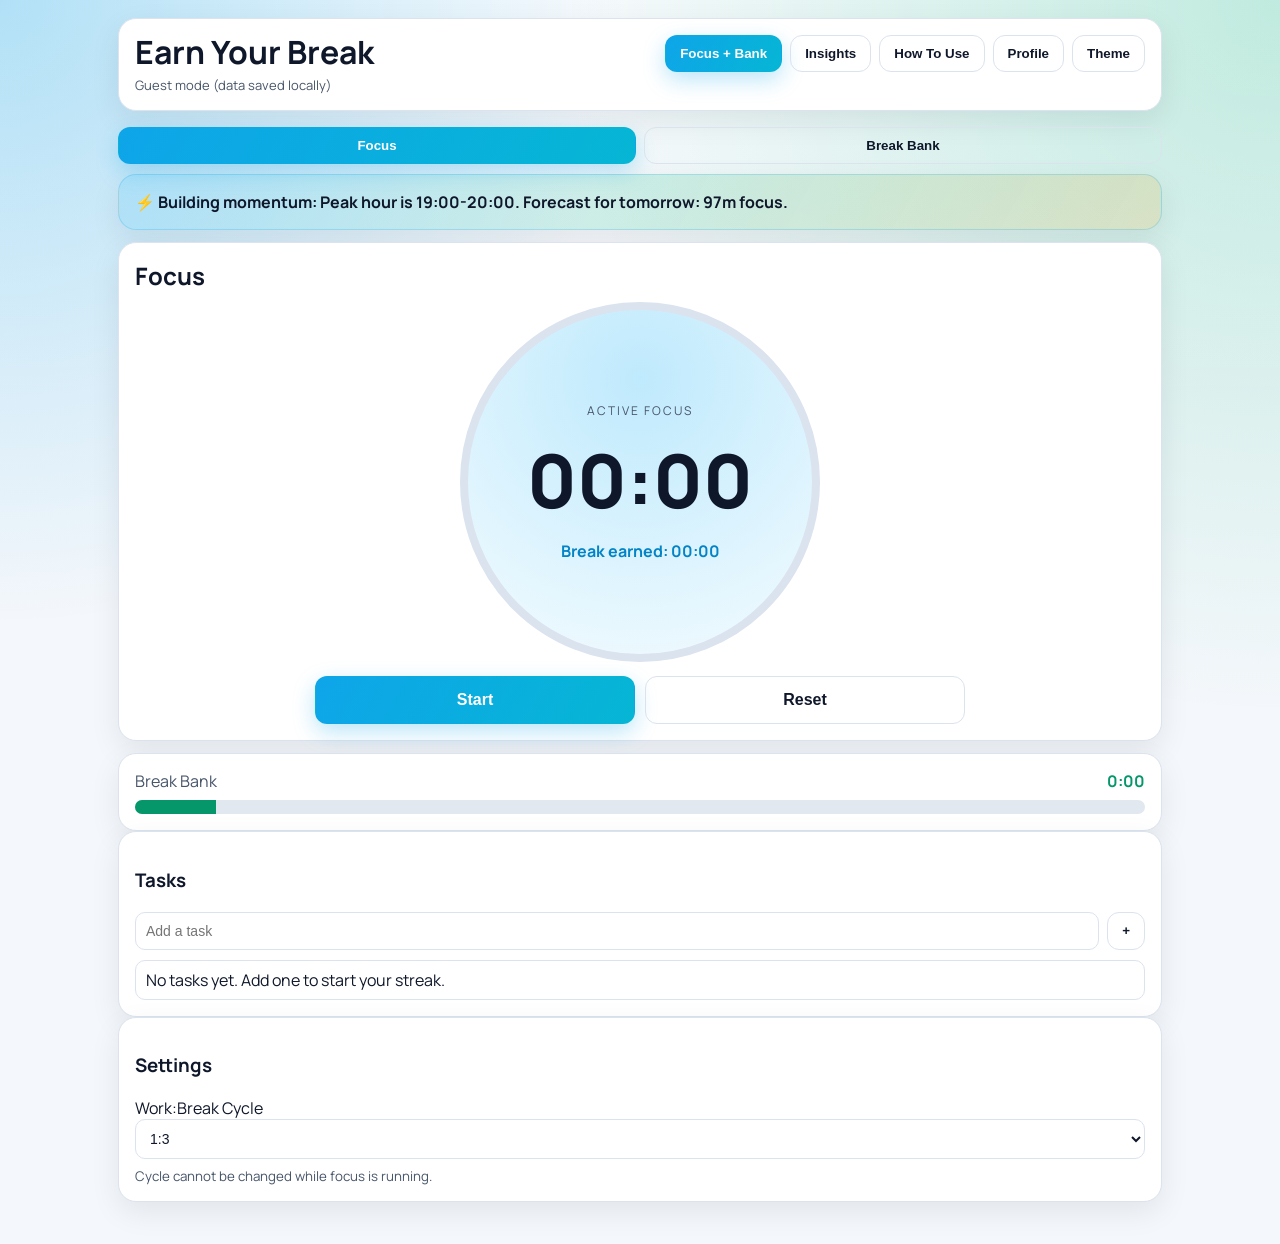
<file: index.html>
<!doctype html>
<html lang="en">
  <head>
    <meta charset="UTF-8" />
    <meta name="viewport" content="width=device-width, initial-scale=1.0" />
    <title>Earn Your Break</title>
    <link rel="preconnect" href="https://fonts.googleapis.com" />
    <link rel="preconnect" href="https://fonts.gstatic.com" crossorigin />
    <link href="https://fonts.googleapis.com/css2?family=Manrope:wght@400;500;700;800&display=swap" rel="stylesheet" />
    <link rel="stylesheet" href="./styles.css" />
  </head>
  <body>
    <div class="page">
      <header class="card header">
        <div class="brand">
          <h1>Earn Your Break</h1>
          <p id="signedState">Guest mode (data saved locally)</p>
        </div>
        <div class="header-actions">
          <button id="navWork" class="btn nav active">Focus + Bank</button>
          <button id="navInsights" class="btn nav">Insights</button>
          <button id="navGuide" class="btn nav">How To Use</button>
          <button id="profileBtn" class="btn ghost">Profile</button>
          <button id="themeBtn" class="btn ghost">Theme</button>
        </div>
      </header>

      <main>
        <section id="workView" class="view">
          <div class="tabs">
            <button id="tabFocus" class="btn tab active">Focus</button>
            <button id="tabBreak" class="btn tab">Break Bank</button>
          </div>

          <div class="card one-liner" id="oneLiner"></div>

          <section id="focusPanel" class="card panel">
            <h2>Focus</h2>
            <div class="clock focus">
              <div class="clock-inner">
                <p class="clock-title">Active Focus</p>
                <p id="focusTime" class="clock-time">00:00</p>
                <p class="clock-sub">Break earned: <span id="earnedTime">00:00</span></p>
              </div>
            </div>
            <div class="actions">
              <button id="focusStartStop" class="btn primary big">Start</button>
              <button id="focusReset" class="btn big">Reset</button>
            </div>
          </section>

          <section id="breakPanel" class="card panel hidden">
            <h2>Break Bank</h2>
            <div id="bankLarge" class="bank-large positive">0:00</div>
            <p class="bank-label">Break Bank</p>
            <div class="clock break">
              <div class="clock-inner">
                <p class="clock-title">Active Break</p>
                <p id="breakTime" class="clock-time">00:00</p>
              </div>
            </div>
            <div class="actions">
              <button id="breakStartStop" class="btn primary big">Start Break</button>
              <button id="breakReset" class="btn big">Reset</button>
            </div>
            <p id="debtHint" class="debt-hint hidden"></p>
          </section>

          <section class="card">
            <div class="bank-row">
              <span>Break Bank</span>
              <strong id="bankInline" class="positive">0:00</strong>
            </div>
            <div class="bank-track"><div id="bankFill" class="bank-fill"></div></div>
          </section>

          <section class="card">
            <h3>Tasks</h3>
            <div class="task-add">
              <input id="taskInput" type="text" placeholder="Add a task" />
              <button id="taskAddBtn" class="btn">+</button>
            </div>
            <ul id="taskList" class="task-list"></ul>
          </section>

          <section class="card settings">
            <h3>Settings</h3>
            <label for="cycleSelect">Work:Break Cycle</label>
            <select id="cycleSelect">
              <option value="1:5">1:5</option>
              <option value="1:4">1:4</option>
              <option value="1:3">1:3</option>
              <option value="1:2">1:2</option>
              <option value="1:1">1:1</option>
            </select>
            <small>Cycle cannot be changed while focus is running.</small>
          </section>
        </section>

        <section id="insightsView" class="view hidden">
          <div class="tabs">
            <button id="dashTab" class="btn tab active">Dashboard</button>
            <button id="aiTab" class="btn tab">AI Insights</button>
          </div>

          <div id="dashPanel">
            <div class="metric-grid">
              <article class="card metric"><h4>Today's productivity score</h4><p id="mScore"></p></article>
              <article class="card metric"><h4>Day streak</h4><p id="mStreak"></p></article>
              <article class="card metric"><h4>Focus today</h4><p id="mFocus"></p></article>
              <article class="card metric"><h4>Sessions today</h4><p id="mSessions"></p></article>
              <article class="card metric"><h4>Weekly overview</h4><p id="mWeekly"></p></article>
            </div>
            <article class="card">
              <h4>Focus Heatmap (avg session every hour)</h4>
              <div id="heatmap" class="heatmap"></div>
            </article>
            <article class="card">
              <h4>Recent days</h4>
              <div id="recentDays" class="recent"></div>
            </article>
          </div>

          <div id="aiPanel" class="hidden">
            <article class="card">
              <h4>AI Productivity Coach</h4>
              <div class="ai-hero">
                <div>
                  <p class="ai-kicker">Model summary</p>
                  <p id="aiHeadline" class="ai-headline"></p>
                </div>
                <div class="ai-score-wrap">
                  <span>Confidence</span>
                  <strong id="aiConfidence" class="ai-score">0%</strong>
                </div>
              </div>
              <div id="aiSignalGrid" class="ai-signal-grid"></div>
              <div class="ai-evidence">
                <h5>Data Evidence</h5>
                <div id="aiEvidence" class="ai-evidence-list"></div>
              </div>
              <ul id="aiList" class="ai-list"></ul>
            </article>
          </div>
        </section>

        <section id="guideView" class="view hidden">
          <article class="card guide-hero">
            <p class="guide-kicker">Playbook</p>
            <h3>How to Use This System and Stay Consistent</h3>
            <p>
              Treat this app like an energy wallet: focused work earns break time, and unplanned breaks spend it. Your goal is to stay in control, not just run a timer.
            </p>
          </article>

          <section class="guide-grid">
            <article class="card guide-step">
              <span class="guide-step-no">01</span>
              <h4>Set Your Cycle</h4>
              <p>Pick your ratio first. Start with <strong>1:5</strong> for stricter execution, or <strong>1:3</strong> for balanced pace.</p>
            </article>
            <article class="card guide-step">
              <span class="guide-step-no">02</span>
              <h4>Run Focus Block</h4>
              <p>Press <strong>Start</strong>, work on one task only, then press <strong>Stop &amp; Bank</strong> to convert focus into earned break.</p>
            </article>
            <article class="card guide-step">
              <span class="guide-step-no">03</span>
              <h4>Spend Break Intentionally</h4>
              <p>Use <strong>Start Break</strong> only for intentional recovery. If bank goes negative, repay with focused work blocks.</p>
            </article>
            <article class="card guide-step">
              <span class="guide-step-no">04</span>
              <h4>Review AI Insights</h4>
              <p>Check predicted focus, best cycle, and confidence daily. Use it to schedule deep work at your peak window.</p>
            </article>
          </section>

          <article class="card guide-cheatsheet">
            <h4>Cycle Cheat Sheet</h4>
            <div class="guide-cycles">
              <p><strong>1:5</strong><span>Strict execution for high-priority deep work</span></p>
              <p><strong>1:4</strong><span>Strong pace with moderate recovery</span></p>
              <p><strong>1:3</strong><span>Balanced default for most days</span></p>
              <p><strong>1:2</strong><span>Recovery-friendly during low-energy windows</span></p>
              <p><strong>1:1</strong><span>Sustainable mode when avoiding burnout</span></p>
            </div>
          </article>
        </section>
      </main>
    </div>

    <script src="./script.js"></script>
  </body>
</html>
</file>
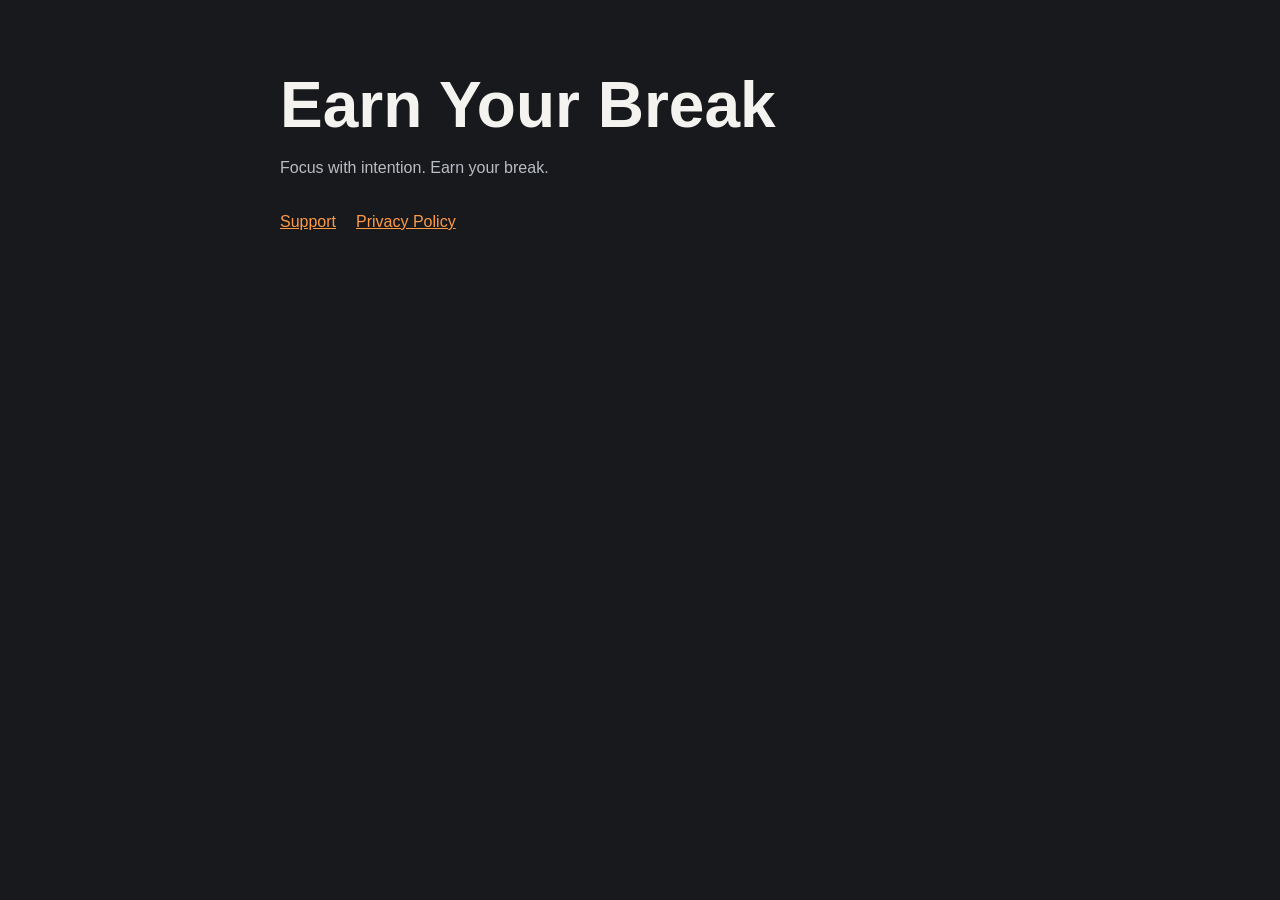
<file: docs/index.html>
<!doctype html>
<html lang="en">
<head>
  <meta charset="utf-8">
  <meta name="viewport" content="width=device-width, initial-scale=1">
  <title>Earn Your Break</title>
  <style>
    :root { color-scheme: dark; font-family: -apple-system, BlinkMacSystemFont, "Segoe UI", sans-serif; background: #17191d; color: #f4f3ef; }
    body { max-width: 720px; margin: 0 auto; padding: 72px 24px; line-height: 1.6; }
    h1 { font-size: clamp(2rem, 8vw, 4rem); line-height: 1.05; margin: 0 0 16px; }
    p { color: #b9bdc4; }
    a { color: #ff9a45; }
    nav { display: flex; gap: 20px; margin-top: 28px; }
  </style>
</head>
<body>
  <main>
    <h1>Earn Your Break</h1>
    <p>Focus with intention. Earn your break.</p>
    <nav aria-label="Information"><a href="support/">Support</a><a href="privacy/">Privacy Policy</a></nav>
  </main>
</body>
</html>
</file>
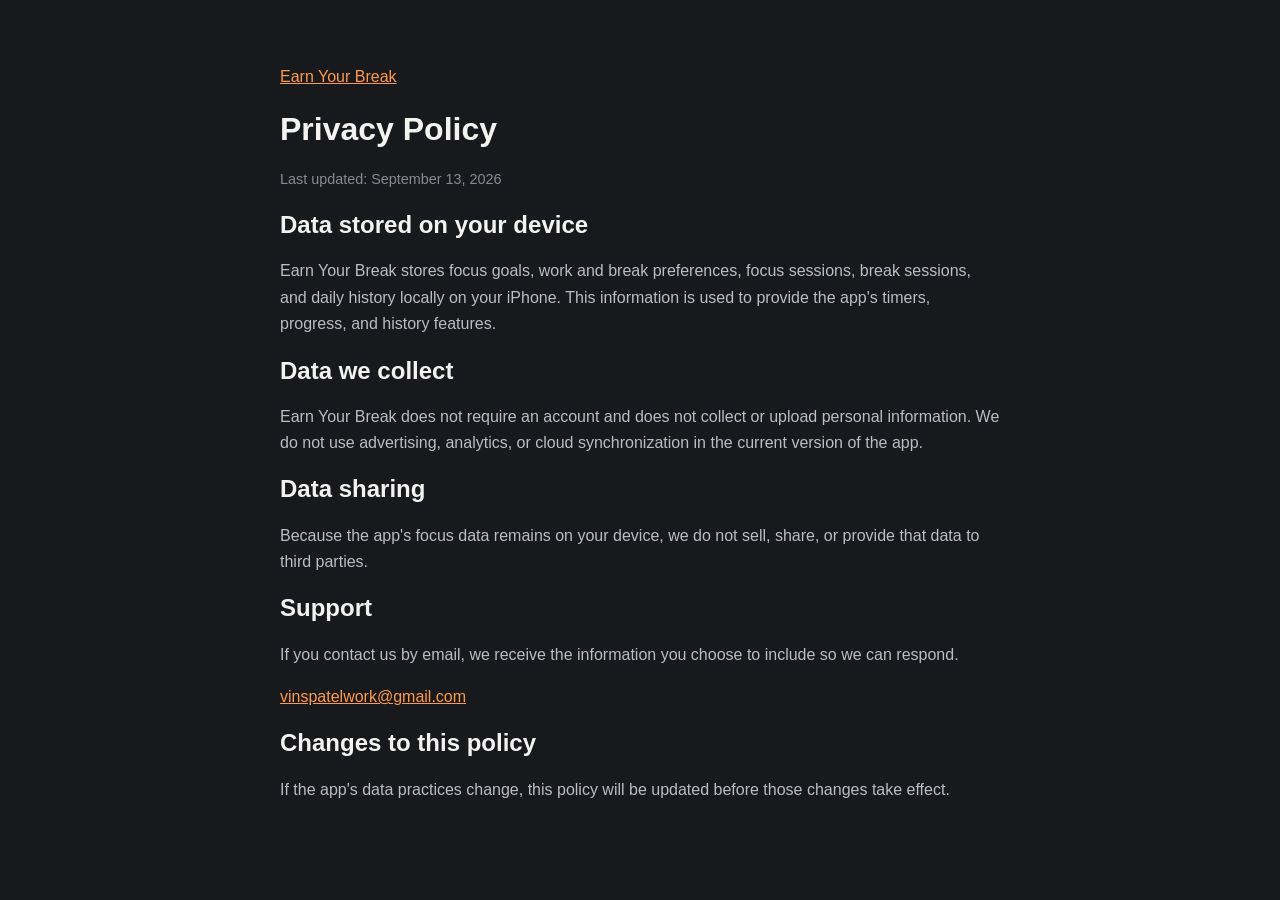
<file: privacy/index.html>
<!doctype html>
<html lang="en">
<head><meta charset="utf-8"><meta name="viewport" content="width=device-width, initial-scale=1"><title>Earn Your Break Privacy Policy</title><style>body{max-width:720px;margin:0 auto;padding:48px 24px;background:#17191d;color:#f4f3ef;font:16px/1.65 -apple-system,BlinkMacSystemFont,"Segoe UI",sans-serif}h1,h2{line-height:1.1}p{color:#b9bdc4}a{color:#ff9a45}.updated{color:#858b94;font-size:.9rem}</style></head>
<body><main><p><a href="../">Earn Your Break</a></p><h1>Privacy Policy</h1><p class="updated">Last updated: September 13, 2026</p><h2>Data stored on your device</h2><p>Earn Your Break stores focus goals, work and break preferences, focus sessions, break sessions, and daily history locally on your iPhone. This information is used to provide the app's timers, progress, and history features.</p><h2>Data we collect</h2><p>Earn Your Break does not require an account and does not collect or upload personal information. We do not use advertising, analytics, or cloud synchronization in the current version of the app.</p><h2>Data sharing</h2><p>Because the app's focus data remains on your device, we do not sell, share, or provide that data to third parties.</p><h2>Support</h2><p>If you contact us by email, we receive the information you choose to include so we can respond.</p><p><a href="mailto:vinspatelwork@gmail.com">vinspatelwork@gmail.com</a></p><h2>Changes to this policy</h2><p>If the app's data practices change, this policy will be updated before those changes take effect.</p></main></body>
</html>
</file>
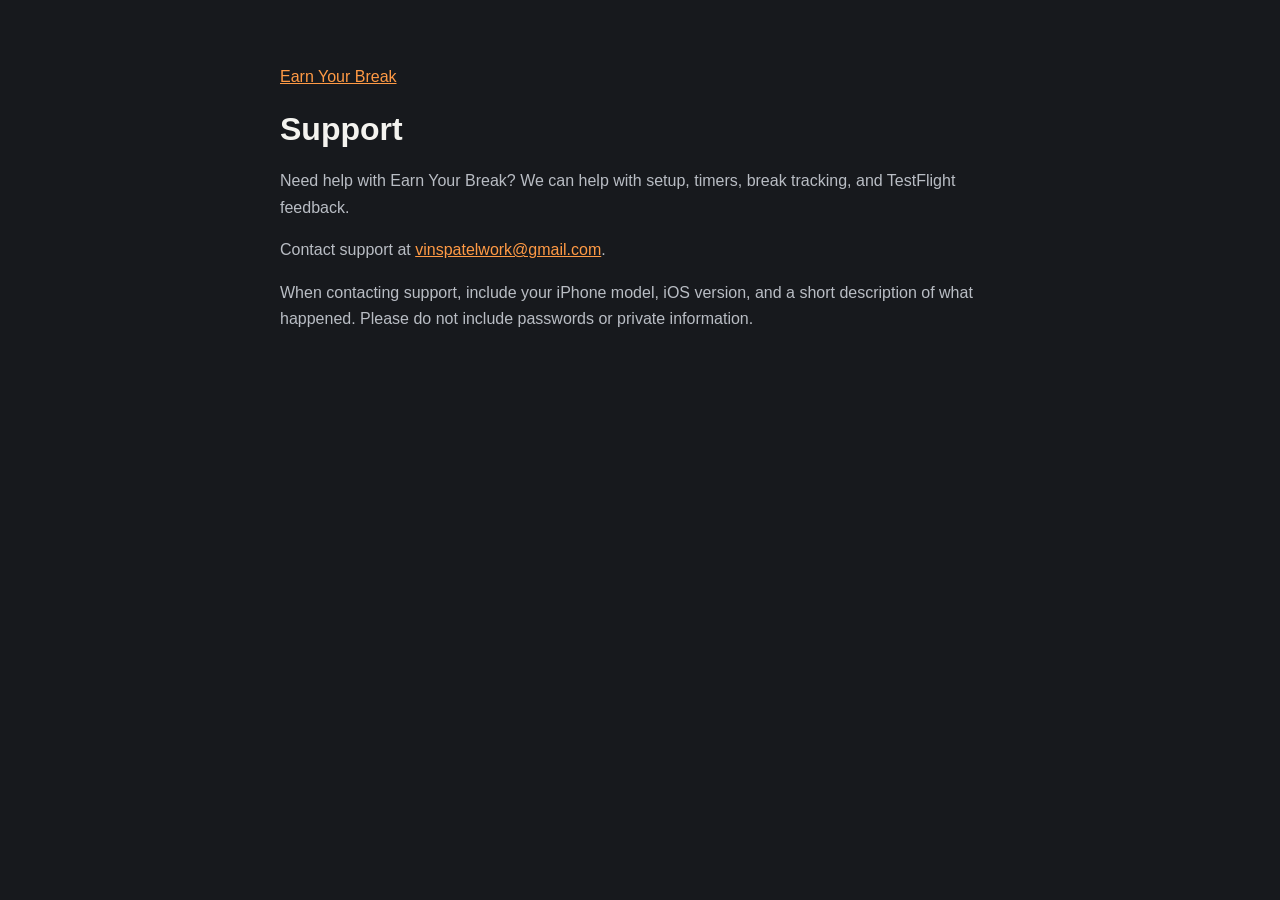
<file: support/index.html>
<!doctype html>
<html lang="en">
<head><meta charset="utf-8"><meta name="viewport" content="width=device-width, initial-scale=1"><title>Earn Your Break Support</title><style>body{max-width:720px;margin:0 auto;padding:48px 24px;background:#17191d;color:#f4f3ef;font:16px/1.65 -apple-system,BlinkMacSystemFont,"Segoe UI",sans-serif}h1{line-height:1.1}p{color:#b9bdc4}a{color:#ff9a45}</style></head>
<body><main><p><a href="../">Earn Your Break</a></p><h1>Support</h1><p>Need help with Earn Your Break? We can help with setup, timers, break tracking, and TestFlight feedback.</p><p>Contact support at <a href="mailto:vinspatelwork@gmail.com">vinspatelwork@gmail.com</a>.</p><p>When contacting support, include your iPhone model, iOS version, and a short description of what happened. Please do not include passwords or private information.</p></main></body>
</html>
</file>
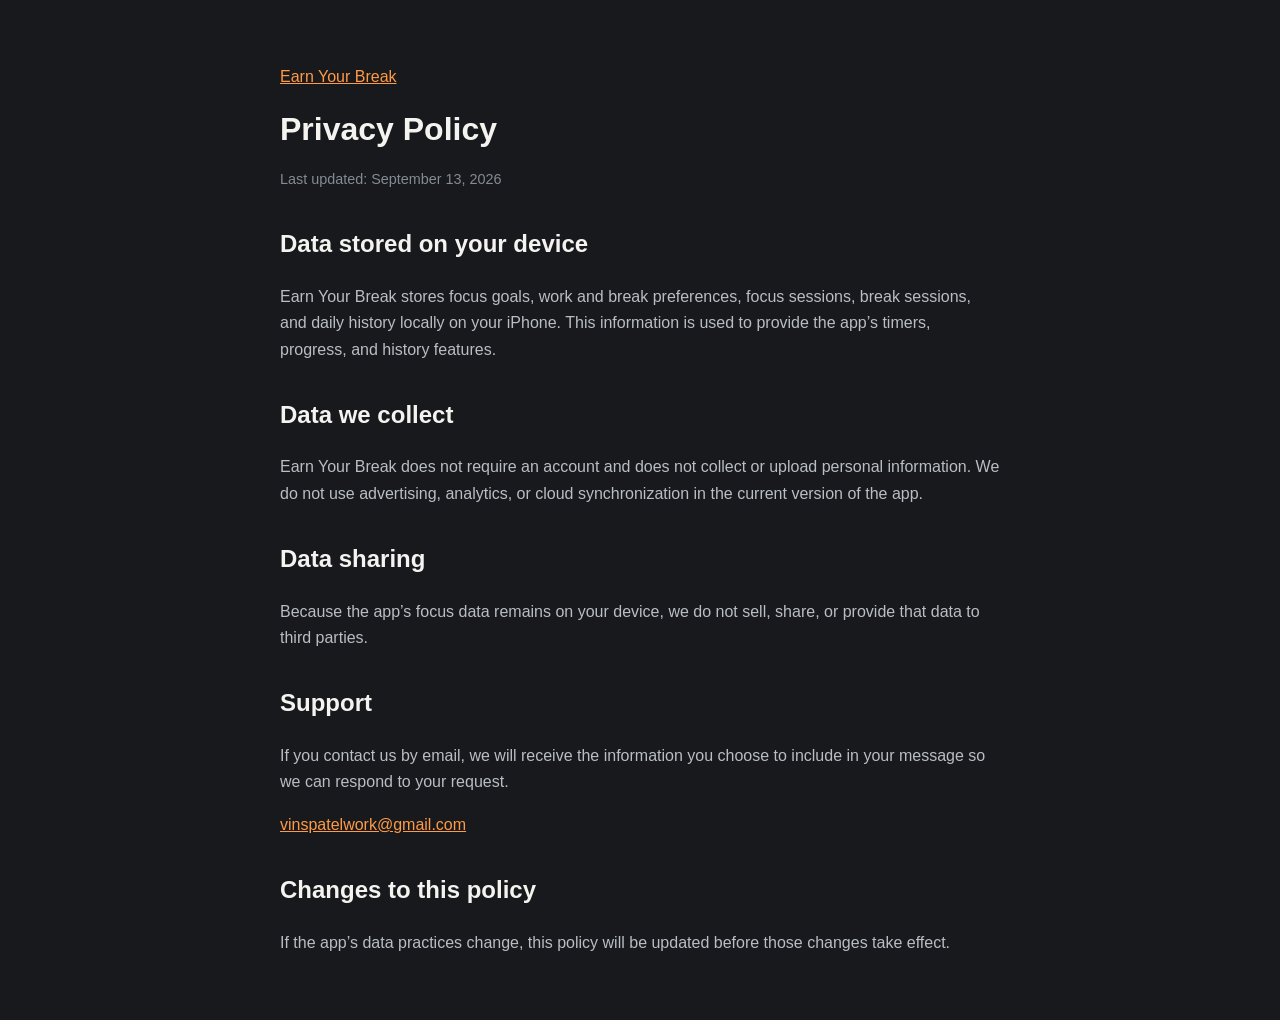
<file: docs/privacy/index.html>
<!doctype html>
<html lang="en">
<head>
  <meta charset="utf-8">
  <meta name="viewport" content="width=device-width, initial-scale=1">
  <title>Earn Your Break Privacy Policy</title>
  <style>
    :root { color-scheme: dark; font-family: -apple-system, BlinkMacSystemFont, "Segoe UI", sans-serif; background: #17191d; color: #f4f3ef; }
    body { max-width: 720px; margin: 0 auto; padding: 48px 24px; line-height: 1.65; }
    h1 { line-height: 1.1; } h2 { margin-top: 32px; } p, li { color: #b9bdc4; } a { color: #ff9a45; }
    .updated { color: #858b94; font-size: .9rem; }
  </style>
</head>
<body>
  <main>
    <p><a href="../">Earn Your Break</a></p>
    <h1>Privacy Policy</h1>
    <p class="updated">Last updated: September 13, 2026</p>

    <h2>Data stored on your device</h2>
    <p>Earn Your Break stores focus goals, work and break preferences, focus sessions, break sessions, and daily history locally on your iPhone. This information is used to provide the app’s timers, progress, and history features.</p>

    <h2>Data we collect</h2>
    <p>Earn Your Break does not require an account and does not collect or upload personal information. We do not use advertising, analytics, or cloud synchronization in the current version of the app.</p>

    <h2>Data sharing</h2>
    <p>Because the app’s focus data remains on your device, we do not sell, share, or provide that data to third parties.</p>

    <h2>Support</h2>
    <p>If you contact us by email, we will receive the information you choose to include in your message so we can respond to your request.</p>
    <p><a href="mailto:vinspatelwork@gmail.com">vinspatelwork@gmail.com</a></p>

    <h2>Changes to this policy</h2>
    <p>If the app’s data practices change, this policy will be updated before those changes take effect.</p>
  </main>
</body>
</html>
</file>
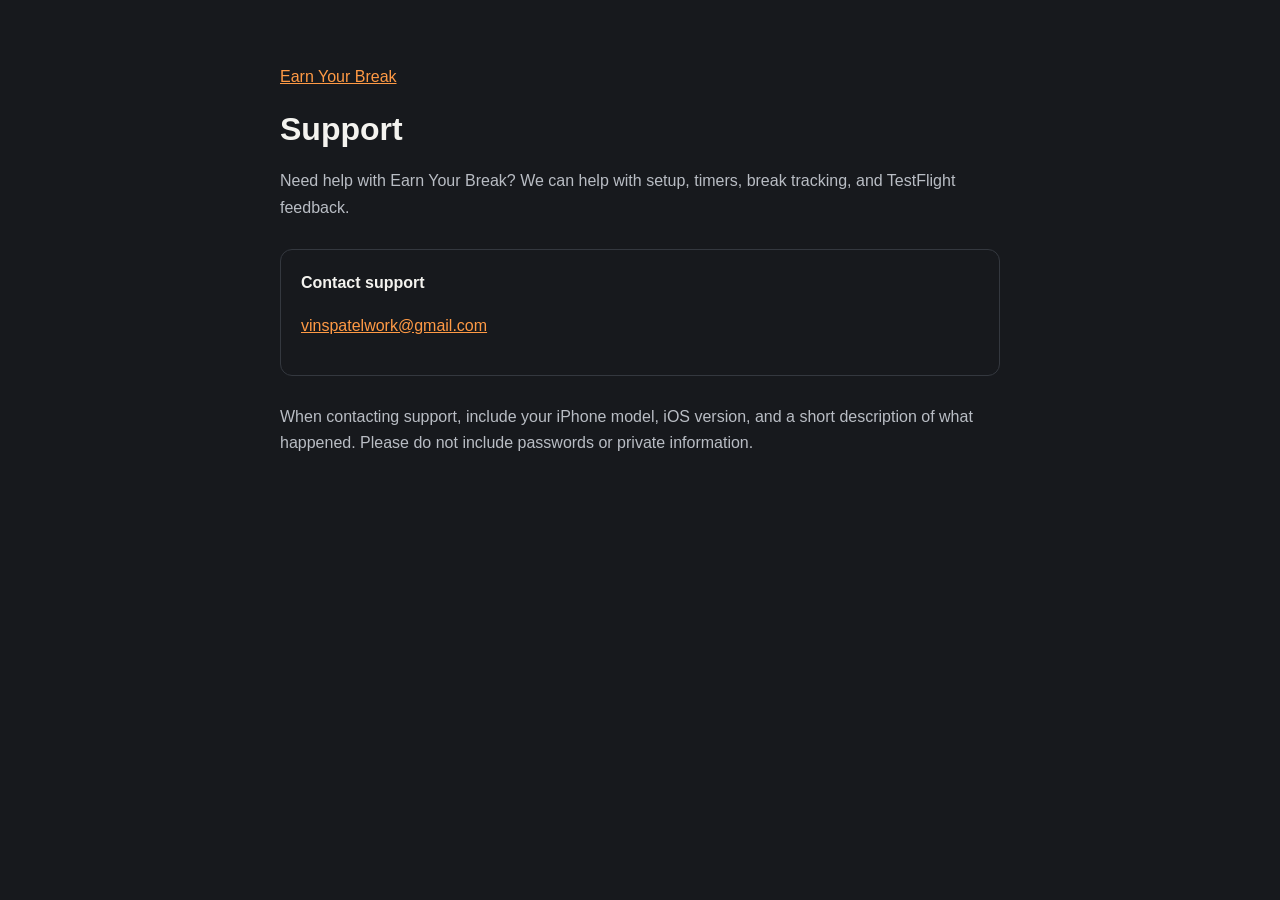
<file: docs/support/index.html>
<!doctype html>
<html lang="en">
<head>
  <meta charset="utf-8">
  <meta name="viewport" content="width=device-width, initial-scale=1">
  <title>Earn Your Break Support</title>
  <style>
    :root { color-scheme: dark; font-family: -apple-system, BlinkMacSystemFont, "Segoe UI", sans-serif; background: #17191d; color: #f4f3ef; }
    body { max-width: 720px; margin: 0 auto; padding: 48px 24px; line-height: 1.65; }
    h1 { line-height: 1.1; } p { color: #b9bdc4; } a { color: #ff9a45; }
    .contact { margin: 28px 0; padding: 20px; border: 1px solid #34383f; border-radius: 12px; }
  </style>
</head>
<body>
  <main>
    <p><a href="../">Earn Your Break</a></p>
    <h1>Support</h1>
    <p>Need help with Earn Your Break? We can help with setup, timers, break tracking, and TestFlight feedback.</p>
    <div class="contact">
      <strong>Contact support</strong>
      <p><a href="mailto:vinspatelwork@gmail.com">vinspatelwork@gmail.com</a></p>
    </div>
    <p>When contacting support, include your iPhone model, iOS version, and a short description of what happened. Please do not include passwords or private information.</p>
  </main>
</body>
</html>
</file>
<file: styles.css>
:root {
  --bg: #f4f7fb;
  --card: #ffffff;
  --text: #0f172a;
  --muted: #475569;
  --border: #dbe3ef;
  --brand: #0ea5e9;
  --brand-strong: #0284c7;
  --green: #059669;
  --red: #dc2626;
  --track: #e2e8f0;
  --shadow: 0 10px 30px rgba(15, 23, 42, 0.08);
  --glow-a: rgba(14, 165, 233, 0.3);
  --glow-b: rgba(16, 185, 129, 0.24);
  --reward: #f59e0b;
}

:root.dark {
  --bg: #090d14;
  --card: #121924;
  --text: #e5ecf6;
  --muted: #9fb0c8;
  --border: #273346;
  --brand: #38bdf8;
  --brand-strong: #7dd3fc;
  --green: #34d399;
  --red: #f87171;
  --track: #1f2a3d;
  --shadow: 0 12px 36px rgba(0, 0, 0, 0.35);
  --glow-a: rgba(56, 189, 248, 0.3);
  --glow-b: rgba(52, 211, 153, 0.24);
  --reward: #fbbf24;
}

* { box-sizing: border-box; }
body {
  margin: 0;
  font-family: Manrope, sans-serif;
  color: var(--text);
  background:
    radial-gradient(circle at 0 0, var(--glow-a), transparent 35%),
    radial-gradient(circle at 100% 0, var(--glow-b), transparent 40%),
    linear-gradient(180deg, rgba(255, 255, 255, 0.4), transparent 35%),
    var(--bg);
}

.page {
  max-width: 1100px;
  margin: 0 auto;
  padding: 18px 28px 42px;
}

.card {
  background: var(--card);
  border: 1px solid var(--border);
  border-radius: 18px;
  padding: 16px;
  box-shadow: var(--shadow);
}

.header {
  display: flex;
  gap: 14px;
  justify-content: space-between;
  align-items: flex-start;
  flex-wrap: wrap;
}

.brand h1 {
  margin: 0;
  font-size: 32px;
  line-height: 1.1;
}

.brand p {
  margin: 6px 0 0;
  color: var(--muted);
  font-size: 13px;
}

.header-actions { display: flex; gap: 8px; flex-wrap: wrap; }

.btn {
  border: 1px solid var(--border);
  border-radius: 12px;
  background: transparent;
  color: var(--text);
  padding: 10px 14px;
  font-weight: 700;
  cursor: pointer;
  transition: transform 0.15s ease, box-shadow 0.15s ease, background 0.2s ease;
}
.btn:hover { transform: translateY(-1px); }
.btn.active, .btn.primary {
  background: linear-gradient(120deg, var(--brand), #06b6d4);
  color: #fff;
  border-color: transparent;
  box-shadow: 0 8px 22px rgba(14, 165, 233, 0.28);
}
.btn.ghost { background: transparent; }
.btn.big { width: 100%; padding: 14px 16px; font-size: 16px; }

main { margin-top: 16px; }
.view { display: block; }
.hidden { display: none !important; }

.tabs {
  display: grid;
  grid-template-columns: repeat(2, minmax(0, 1fr));
  gap: 8px;
  margin-bottom: 10px;
}

.one-liner {
  margin-bottom: 12px;
  background: linear-gradient(120deg, rgba(56, 189, 248, 0.18), rgba(16, 185, 129, 0.18), rgba(245, 158, 11, 0.16));
  font-weight: 700;
  color: var(--text);
  border: 1px solid rgba(14, 165, 233, 0.22);
}

.panel { margin-bottom: 12px; }
.panel h2 { margin: 0 0 10px; }

.clock {
  width: min(360px, 86vw);
  height: min(360px, 86vw);
  margin: 0 auto;
  border-radius: 999px;
  display: grid;
  place-items: center;
  border: 8px solid var(--border);
}

.clock.focus {
  background: radial-gradient(circle at 50% 20%, rgba(56, 189, 248, 0.32), rgba(56, 189, 248, 0.06));
}

.clock.break {
  background: radial-gradient(circle at 50% 20%, rgba(16, 185, 129, 0.28), rgba(16, 185, 129, 0.06));
}

.clock-inner { text-align: center; }
.clock-title {
  margin: 0;
  color: var(--muted);
  font-size: 12px;
  text-transform: uppercase;
  letter-spacing: 0.16em;
}

.clock-time {
  margin: 10px 0;
  font-size: clamp(46px, 8vw, 74px);
  font-weight: 800;
}

.clock-sub { margin: 0; color: var(--brand-strong); font-weight: 700; }

.actions {
  margin: 14px auto 0;
  max-width: 650px;
  display: grid;
  grid-template-columns: repeat(2, minmax(0, 1fr));
  gap: 10px;
}

.bank-large {
  text-align: center;
  margin: 4px 0;
  font-size: clamp(44px, 9vw, 80px);
  font-weight: 800;
}
.bank-label { text-align: center; margin: 0 0 10px; color: var(--muted); text-transform: uppercase; letter-spacing: 0.16em; font-size: 12px; }

.bank-row { display: flex; justify-content: space-between; align-items: center; margin-bottom: 8px; color: var(--muted); }
.bank-track { height: 14px; border-radius: 999px; background: var(--track); overflow: hidden; }
.bank-fill { height: 100%; width: 8%; background: linear-gradient(90deg, var(--green), #10b981); transition: width 0.25s ease; }

.positive { color: var(--green); }
.negative { color: var(--red); }
.debt-hint { margin-top: 10px; color: var(--red); font-weight: 700; }

.task-add {
  display: grid;
  grid-template-columns: 1fr auto;
  gap: 8px;
}

input:not([type="checkbox"]), select {
  width: 100%;
  border: 1px solid var(--border);
  background: transparent;
  color: var(--text);
  border-radius: 10px;
  padding: 10px;
  font-size: 14px;
}

.task-list {
  margin: 10px 0 0;
  padding: 0;
  list-style: none;
  display: grid;
  gap: 8px;
}

.task-item {
  display: flex;
  gap: 10px;
  align-items: center;
  border: 1px solid var(--border);
  border-radius: 10px;
  padding: 8px 10px;
}

.task-item input[type="checkbox"] {
  width: 16px;
  height: 16px;
  margin: 0;
  flex: 0 0 auto;
}

.task-item span {
  flex: 1;
}

.task-item.done span { text-decoration: line-through; color: var(--muted); }
.settings small { display: block; margin-top: 8px; color: var(--muted); }

.metric-grid {
  display: grid;
  gap: 10px;
  grid-template-columns: repeat(5, minmax(0, 1fr));
  margin-bottom: 10px;
}
.metric h4 { margin: 0; color: var(--muted); font-size: 13px; }
.metric p { margin: 8px 0 0; font-size: 24px; font-weight: 800; }

.heatmap {
  display: grid;
  gap: 8px;
  grid-template-columns: repeat(5, minmax(0, 1fr));
}
.heat-cell {
  border: 1px solid var(--border);
  border-radius: 10px;
  text-align: center;
  padding: 8px;
  background: linear-gradient(180deg, rgba(56, 189, 248, 0.2), rgba(56, 189, 248, 0.05));
}
.heat-cell strong { display: block; margin-top: 4px; }

.recent { display: grid; gap: 8px; }
.recent-row {
  border: 1px solid var(--border);
  border-radius: 10px;
  padding: 8px 10px;
  display: flex;
  justify-content: space-between;
  gap: 8px;
}

.ai-list { margin: 0; padding-left: 18px; display: grid; gap: 10px; }
.ai-list li { line-height: 1.5; }

.ai-hero {
  margin: 0 0 10px;
  padding: 12px;
  border-radius: 14px;
  border: 1px solid var(--border);
  background: linear-gradient(120deg, rgba(14, 165, 233, 0.16), rgba(245, 158, 11, 0.16), rgba(16, 185, 129, 0.14));
  display: flex;
  justify-content: space-between;
  gap: 12px;
  align-items: center;
}

.ai-kicker {
  margin: 0 0 4px;
  font-size: 12px;
  color: var(--muted);
  text-transform: uppercase;
  letter-spacing: 0.12em;
}

.ai-headline {
  margin: 0;
  font-size: 16px;
  font-weight: 800;
}

.ai-score-wrap {
  text-align: right;
  color: var(--muted);
  font-size: 12px;
  text-transform: uppercase;
  letter-spacing: 0.08em;
}

.ai-score {
  display: block;
  margin-top: 4px;
  color: var(--reward);
  font-size: 28px;
  line-height: 1;
}

.ai-signal-grid {
  display: grid;
  grid-template-columns: repeat(4, minmax(0, 1fr));
  gap: 8px;
  margin-bottom: 12px;
}

.ai-signal {
  border: 1px solid var(--border);
  border-radius: 12px;
  padding: 10px;
  background: linear-gradient(180deg, rgba(14, 165, 233, 0.12), rgba(14, 165, 233, 0.02));
}

.ai-signal h5 {
  margin: 0 0 6px;
  color: var(--muted);
  font-size: 11px;
  text-transform: uppercase;
  letter-spacing: 0.1em;
}

.ai-signal strong {
  display: block;
  font-size: 22px;
  margin-bottom: 4px;
}

.ai-signal p {
  margin: 0;
  color: var(--muted);
  font-size: 12px;
}

.ai-evidence {
  margin: 0 0 12px;
  border: 1px solid var(--border);
  border-radius: 12px;
  padding: 10px;
  background: rgba(14, 165, 233, 0.06);
}

.ai-evidence h5 {
  margin: 0 0 8px;
  font-size: 12px;
  color: var(--muted);
  text-transform: uppercase;
  letter-spacing: 0.1em;
}

.ai-evidence-list {
  display: grid;
  gap: 6px;
}

.ai-evidence-row {
  display: flex;
  justify-content: space-between;
  gap: 12px;
  font-size: 13px;
}

.ai-evidence-row span:last-child {
  font-weight: 700;
}

.guide-hero {
  margin-bottom: 12px;
  background: linear-gradient(120deg, rgba(14, 165, 233, 0.18), rgba(16, 185, 129, 0.16), rgba(245, 158, 11, 0.16));
  border: 1px solid rgba(14, 165, 233, 0.25);
}

.guide-kicker {
  margin: 0 0 6px;
  font-size: 11px;
  color: var(--muted);
  text-transform: uppercase;
  letter-spacing: 0.14em;
}

.guide-hero h3 {
  margin: 0 0 8px;
  font-size: 26px;
  line-height: 1.1;
}

.guide-hero p {
  margin: 0;
  max-width: 820px;
}

.guide-grid {
  display: grid;
  grid-template-columns: repeat(2, minmax(0, 1fr));
  gap: 10px;
  margin-bottom: 12px;
}

.guide-step {
  position: relative;
  overflow: hidden;
  background: linear-gradient(180deg, rgba(14, 165, 233, 0.08), rgba(14, 165, 233, 0.02));
}

.guide-step::after {
  content: "";
  position: absolute;
  right: -34px;
  top: -34px;
  width: 88px;
  height: 88px;
  border-radius: 999px;
  background: radial-gradient(circle, rgba(14, 165, 233, 0.24), transparent 70%);
}

.guide-step-no {
  display: inline-block;
  font-size: 12px;
  font-weight: 800;
  color: var(--brand-strong);
  letter-spacing: 0.12em;
  margin-bottom: 6px;
}

.guide-step h4 {
  margin: 0 0 6px;
  font-size: 19px;
}

.guide-step p {
  margin: 0;
  color: var(--muted);
}

.guide-cheatsheet h4 {
  margin: 0 0 10px;
}

.guide-cycles {
  display: grid;
  gap: 8px;
}

.guide-cycles p {
  margin: 0;
  padding: 10px;
  border: 1px solid var(--border);
  border-radius: 10px;
  background: rgba(14, 165, 233, 0.05);
  display: grid;
  grid-template-columns: 58px 1fr;
  gap: 10px;
  align-items: center;
}

.guide-cycles strong {
  font-size: 18px;
}

.guide-cycles span {
  color: var(--muted);
}

@media (max-width: 960px) {
  .metric-grid { grid-template-columns: repeat(2, minmax(0, 1fr)); }
  .heatmap { grid-template-columns: repeat(3, minmax(0, 1fr)); }
  .ai-signal-grid { grid-template-columns: repeat(2, minmax(0, 1fr)); }
  .guide-grid { grid-template-columns: 1fr; }
}

@media (max-width: 640px) {
  .page { padding: 12px 14px 28px; }
  .tabs { grid-template-columns: 1fr 1fr; }
  .actions { grid-template-columns: 1fr; }
  .heatmap { grid-template-columns: repeat(2, minmax(0, 1fr)); }
  .ai-hero { flex-direction: column; align-items: flex-start; }
  .ai-score-wrap { text-align: left; }
  .ai-signal-grid { grid-template-columns: 1fr; }
}
</file>
